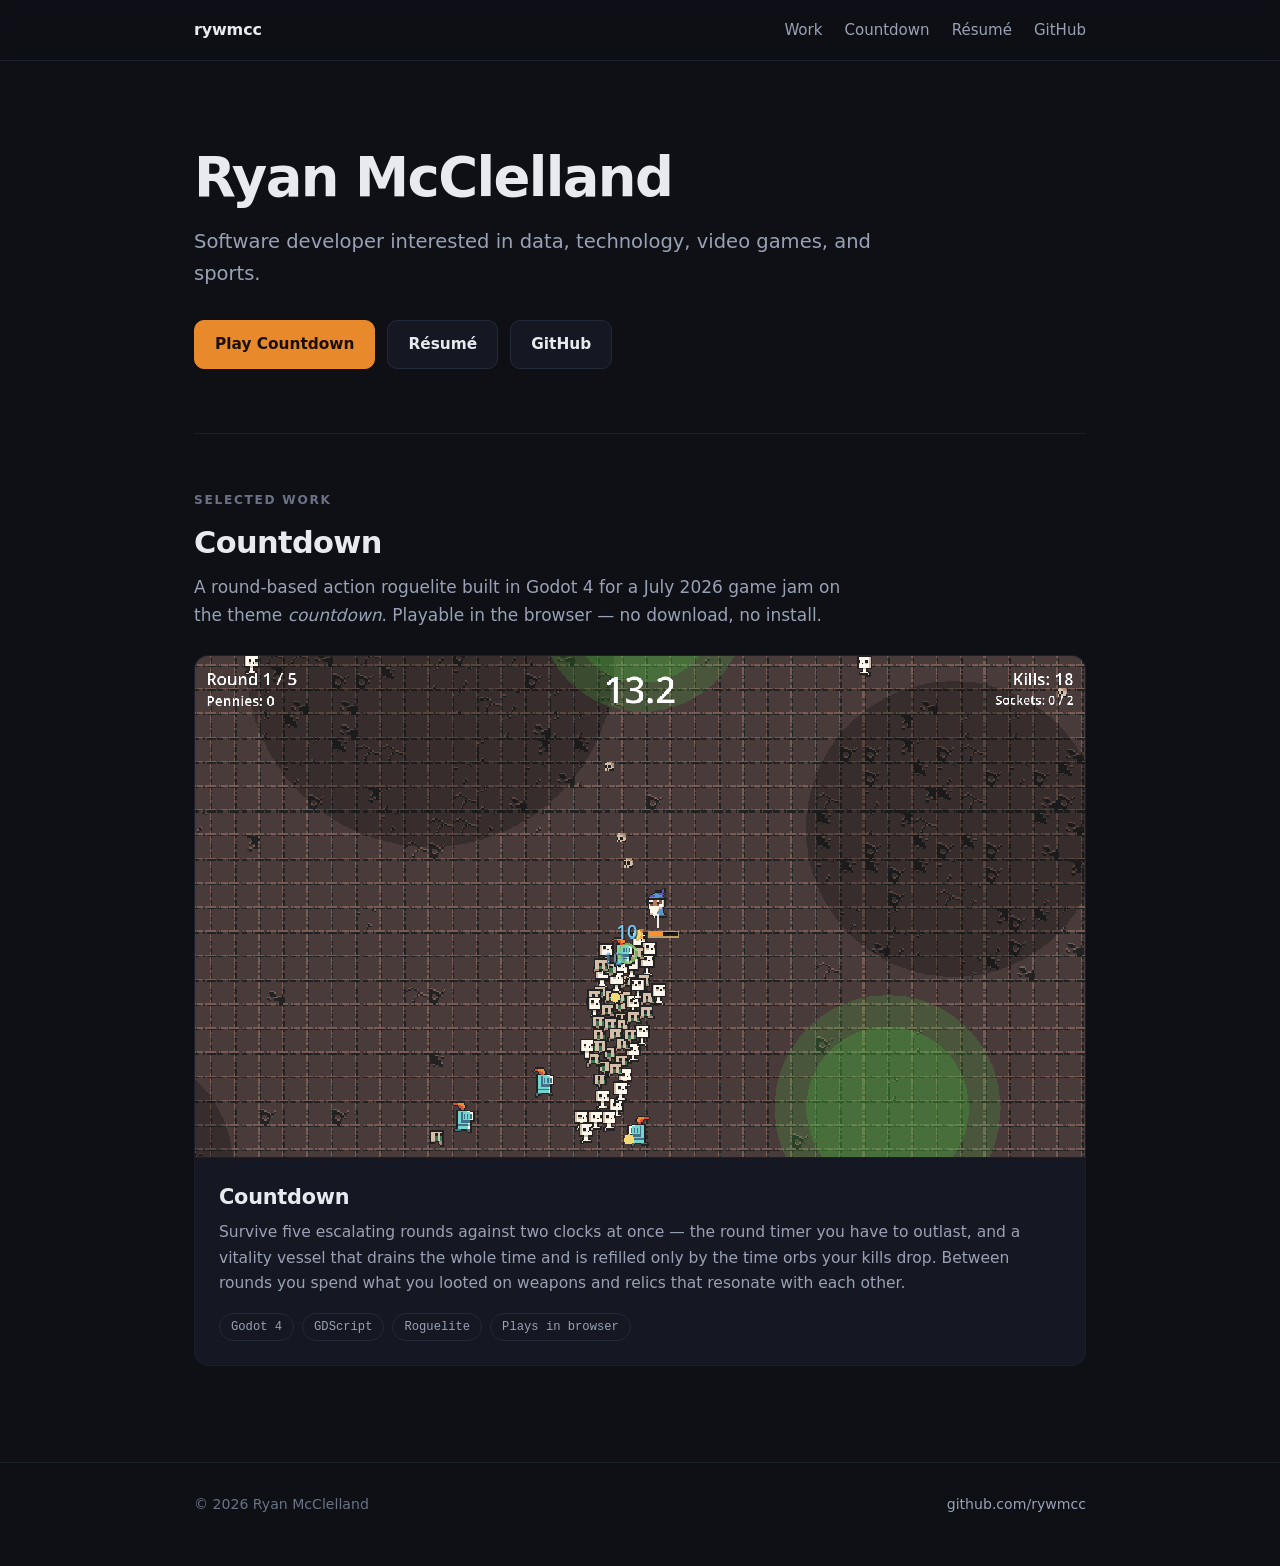
<file: index.html>
<!DOCTYPE html>
<html lang="en">
<head>
<meta charset="utf-8">
<meta name="viewport" content="width=device-width, initial-scale=1">
<title>Ryan McClelland</title>
<meta name="description" content="Personal site of Ryan McClelland — software developer interested in data, technology, video games, and sports. Play Countdown, a survive-the-countdown action roguelite, in your browser.">
<meta property="og:title" content="Ryan McClelland">
<meta property="og:description" content="Software developer interested in data, technology, video games, and sports. Play Countdown, a survive-the-countdown action roguelite, in your browser.">
<meta property="og:type" content="website">
<meta property="og:image" content="https://rywmcc.github.io/assets/img/countdown-gameplay.png">
<meta name="twitter:card" content="summary_large_image">
<link rel="icon" href="assets/img/favicon.svg">
<link rel="stylesheet" href="assets/css/site.css">
</head>
<body>

<header class="site-head">
	<div class="wrap">
		<a class="brand" href="/">rywmcc</a>
		<nav class="nav">
			<a href="#work">Work</a>
			<a href="countdown/">Countdown</a>
			<a href="resume/">Résumé</a>
			<a href="https://github.com/rywmcc">GitHub</a>
		</nav>
	</div>
</header>

<main>
	<div class="wrap">

		<div class="hero">
			<h1>Ryan McClelland</h1>
			<p class="lede">
				Software developer interested in data, technology, video games, and sports.
			</p>
			<div class="links">
				<a class="btn btn-primary" href="countdown/">Play Countdown</a>
				<a class="btn" href="resume/">Résumé</a>
				<a class="btn" href="https://github.com/rywmcc">GitHub</a>
			</div>
		</div>

		<hr class="rule">

		<section id="work">
			<p class="section-label">Selected work</p>
			<h2>Countdown</h2>
			<p style="color: var(--text-dim); max-width: 62ch;">
				A round-based action roguelite built in Godot 4 for a July 2026 game jam on the
				theme <em>countdown</em>. Playable in the browser — no download, no install.
			</p>

			<a class="card" href="countdown/" style="margin-top: 26px;">
				<img src="assets/img/countdown-gameplay.png" alt="Countdown gameplay: a robed character surrounded by a swarm of skeletons, with a round timer counting down at the top of the screen." width="1280" height="720">
				<div class="card-body">
					<h3>Countdown</h3>
					<p>
						Survive five escalating rounds against two clocks at once — the round timer
						you have to outlast, and a vitality vessel that drains the whole time and is
						refilled only by the time orbs your kills drop. Between rounds you spend
						what you looted on weapons and relics that resonate with each other.
					</p>
					<div class="card-meta">
						<span class="tag">Godot 4</span>
						<span class="tag">GDScript</span>
						<span class="tag">Roguelite</span>
						<span class="tag">Plays in browser</span>
					</div>
				</div>
			</a>
		</section>

	</div>
</main>

<footer class="site-foot">
	<div class="wrap">
		<span>© 2026 Ryan McClelland</span>
		<span><a href="https://github.com/rywmcc">github.com/rywmcc</a></span>
	</div>
</footer>

</body>
</html>
</file>
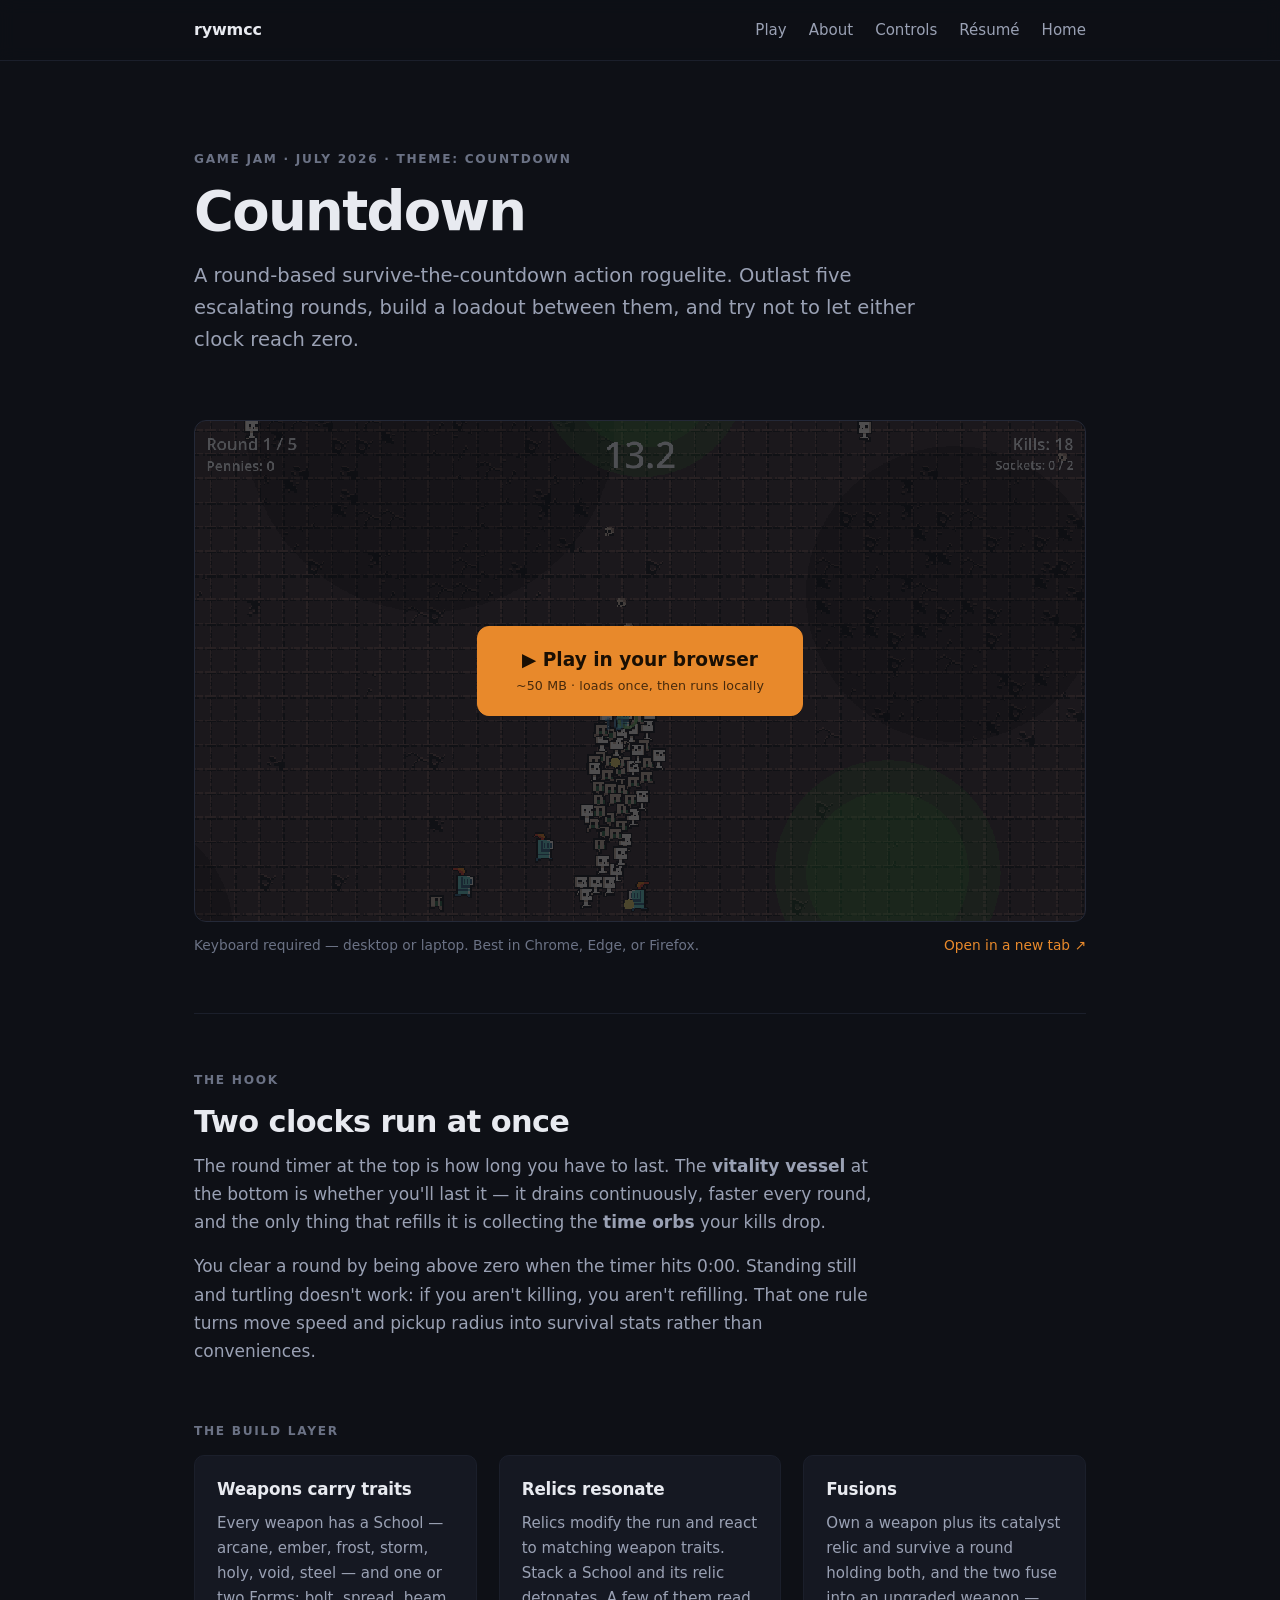
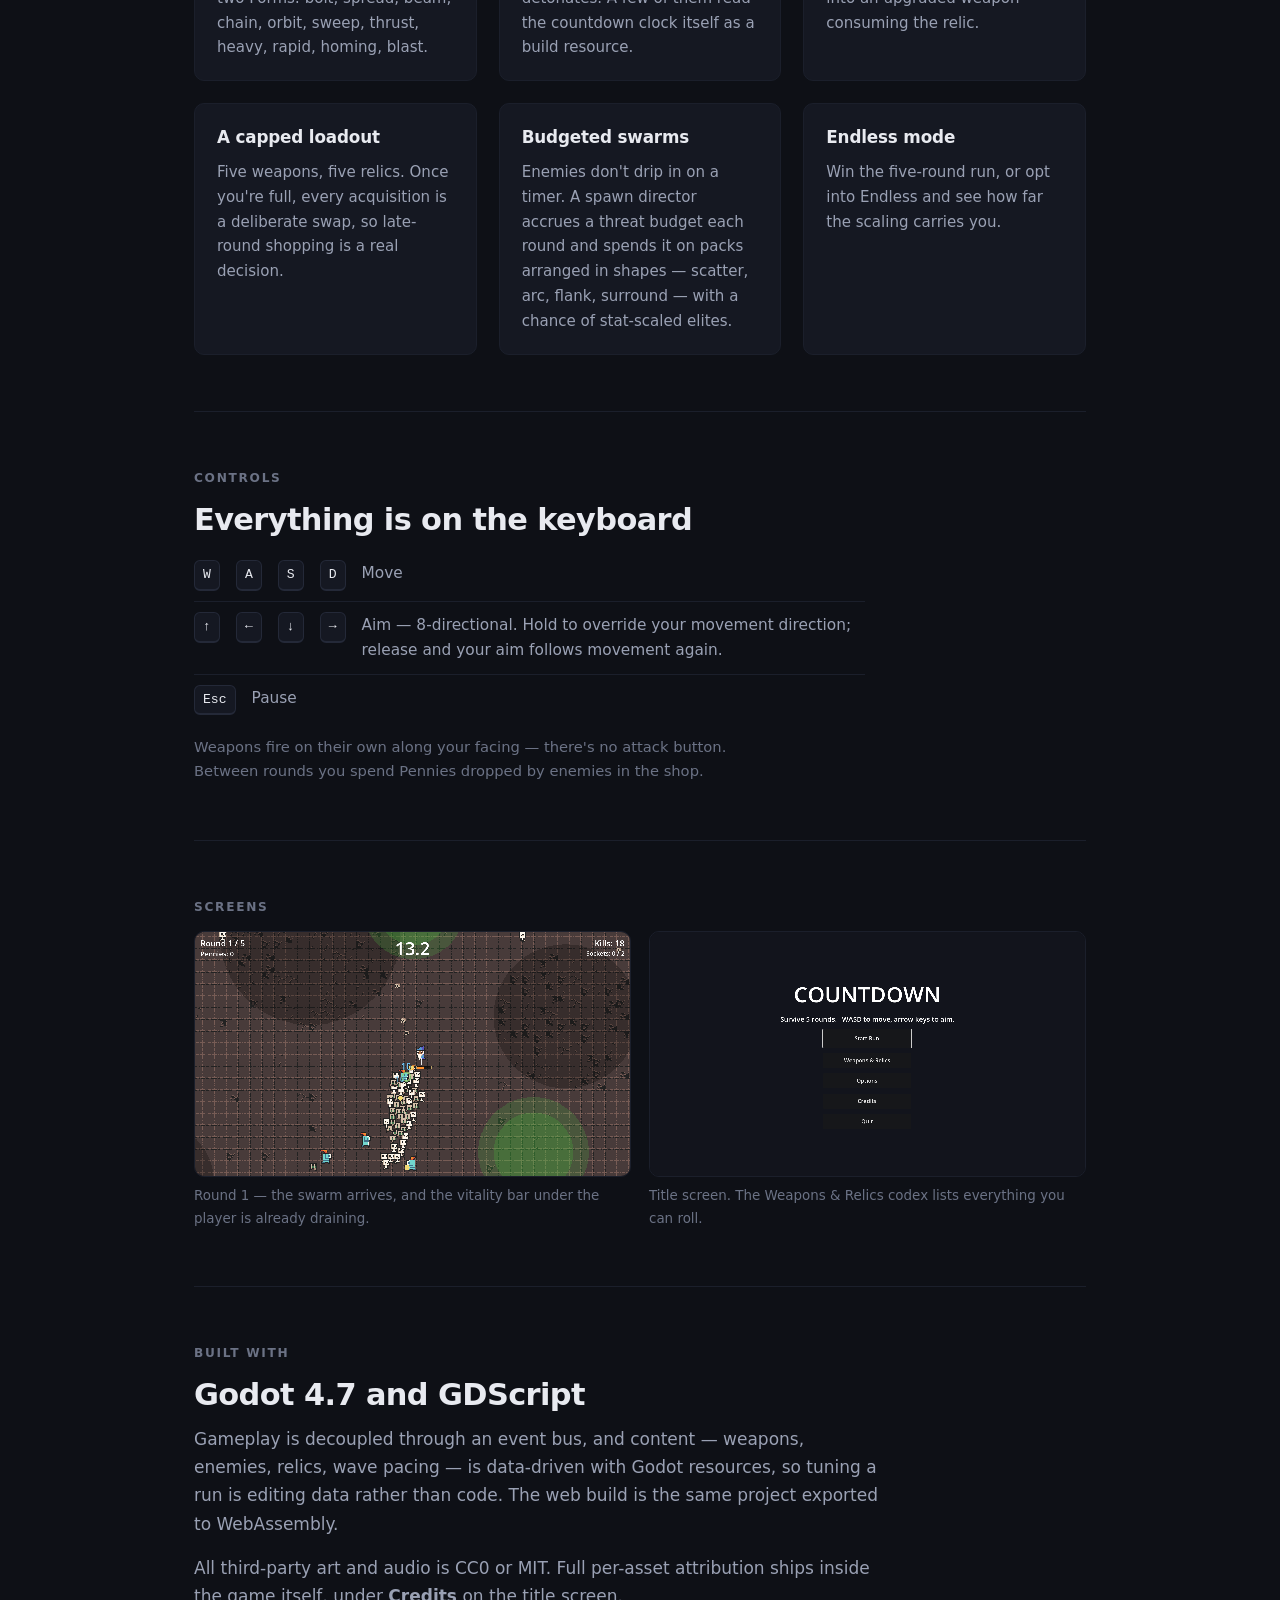
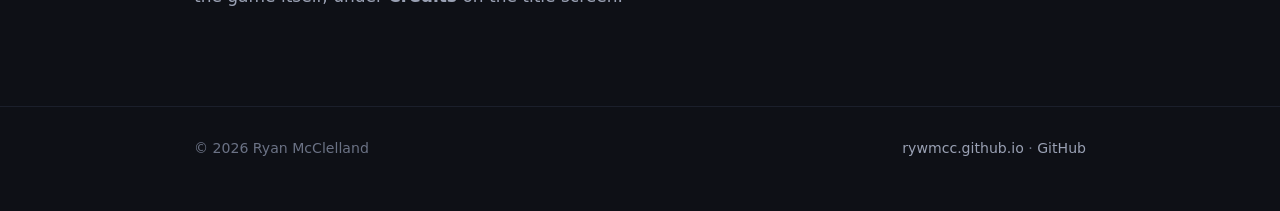
<file: countdown/index.html>
<!DOCTYPE html>
<html lang="en">
<head>
<meta charset="utf-8">
<meta name="viewport" content="width=device-width, initial-scale=1">
<title>Countdown — a survive-the-countdown roguelite</title>
<meta name="description" content="Countdown is a round-based action roguelite built in Godot 4. Outlast five escalating rounds against two clocks at once. Playable free in your browser.">
<meta property="og:title" content="Countdown — a survive-the-countdown roguelite">
<meta property="og:description" content="Outlast five escalating rounds against two clocks at once. Playable free in your browser.">
<meta property="og:type" content="website">
<meta property="og:image" content="https://rywmcc.github.io/assets/img/countdown-gameplay.png">
<meta name="twitter:card" content="summary_large_image">
<link rel="icon" href="../assets/img/favicon.svg">
<link rel="stylesheet" href="../assets/css/site.css">
</head>
<body>

<header class="site-head">
	<div class="wrap">
		<a class="brand" href="../">rywmcc</a>
		<nav class="nav">
			<a href="#play">Play</a>
			<a href="#about">About</a>
			<a href="#controls">Controls</a>
			<a href="../resume/">Résumé</a>
			<a href="../">Home</a>
		</nav>
	</div>
</header>

<main>
	<div class="wrap">

		<div class="hero">
			<p class="section-label">Game jam · July 2026 · theme: countdown</p>
			<h1>Countdown</h1>
			<p class="lede">
				A round-based survive-the-countdown action roguelite. Outlast five escalating
				rounds, build a loadout between them, and try not to let either clock reach zero.
			</p>
		</div>

		<section id="play" style="padding-top: 0;">
			<div class="stage" id="stage">
				<img class="stage-poster" src="../assets/img/countdown-gameplay.png" alt="" aria-hidden="true">
				<button class="launch" id="launch" type="button">
					▶ Play in your browser
					<small>~50 MB · loads once, then runs locally</small>
				</button>
			</div>
			<div class="stage-note">
				<span>Keyboard required — desktop or laptop. Best in Chrome, Edge, or Firefox.</span>
				<span><a href="play/" target="_blank" rel="noopener">Open in a new tab ↗</a></span>
			</div>
		</section>

		<hr class="rule">

		<section id="about">
			<p class="section-label">The hook</p>
			<h2>Two clocks run at once</h2>
			<p style="color: var(--text-dim); max-width: 64ch;">
				The round timer at the top is how long you have to last. The <strong>vitality
				vessel</strong> at the bottom is whether you'll last it — it drains continuously,
				faster every round, and the only thing that refills it is collecting the
				<strong>time orbs</strong> your kills drop.
			</p>
			<p style="color: var(--text-dim); max-width: 64ch;">
				You clear a round by being above zero when the timer hits 0:00. Standing still and
				turtling doesn't work: if you aren't killing, you aren't refilling. That one rule
				turns move speed and pickup radius into survival stats rather than conveniences.
			</p>
		</section>

		<section style="padding-top: 0;">
			<p class="section-label">The build layer</p>
			<div class="grid">
				<div class="feature">
					<h3>Weapons carry traits</h3>
					<p>
						Every weapon has a School — arcane, ember, frost, storm, holy, void, steel —
						and one or two Forms: bolt, spread, beam, chain, orbit, sweep, thrust, heavy,
						rapid, homing, blast.
					</p>
				</div>
				<div class="feature">
					<h3>Relics resonate</h3>
					<p>
						Relics modify the run and react to matching weapon traits. Stack a School and
						its relic detonates. A few of them read the countdown clock itself as a
						build resource.
					</p>
				</div>
				<div class="feature">
					<h3>Fusions</h3>
					<p>
						Own a weapon plus its catalyst relic and survive a round holding both, and
						the two fuse into an upgraded weapon — consuming the relic.
					</p>
				</div>
				<div class="feature">
					<h3>A capped loadout</h3>
					<p>
						Five weapons, five relics. Once you're full, every acquisition is a
						deliberate swap, so late-round shopping is a real decision.
					</p>
				</div>
				<div class="feature">
					<h3>Budgeted swarms</h3>
					<p>
						Enemies don't drip in on a timer. A spawn director accrues a threat budget
						each round and spends it on packs arranged in shapes — scatter, arc, flank,
						surround — with a chance of stat-scaled elites.
					</p>
				</div>
				<div class="feature">
					<h3>Endless mode</h3>
					<p>
						Win the five-round run, or opt into Endless and see how far the scaling
						carries you.
					</p>
				</div>
			</div>
		</section>

		<hr class="rule">

		<section id="controls">
			<p class="section-label">Controls</p>
			<h2>Everything is on the keyboard</h2>
			<div class="keys" style="margin-top: 22px; max-width: 62ch;">
				<div class="keyrow">
					<kbd>W</kbd><kbd>A</kbd><kbd>S</kbd><kbd>D</kbd>
					<span>Move</span>
				</div>
				<div class="keyrow">
					<kbd>↑</kbd><kbd>←</kbd><kbd>↓</kbd><kbd>→</kbd>
					<span>Aim — 8-directional. Hold to override your movement direction; release and your aim follows movement again.</span>
				</div>
				<div class="keyrow">
					<kbd>Esc</kbd>
					<span>Pause</span>
				</div>
			</div>
			<p style="color: var(--text-faint); font-size: 0.92rem; margin-top: 20px; max-width: 62ch;">
				Weapons fire on their own along your facing — there's no attack button. Between
				rounds you spend Pennies dropped by enemies in the shop.
			</p>
		</section>

		<hr class="rule">

		<section>
			<p class="section-label">Screens</p>
			<div class="shots">
				<figure>
					<img src="../assets/img/countdown-gameplay.png" alt="Gameplay: the player surrounded by a swarm of skeletons, round timer counting down at the top, vitality bar beneath the character." width="1280" height="720" loading="lazy">
					<figcaption>Round 1 — the swarm arrives, and the vitality bar under the player is already draining.</figcaption>
				</figure>
				<figure>
					<img src="../assets/img/countdown-menu.png" alt="The Countdown title screen with Start Run, Weapons and Relics, Options, Credits, and Quit." width="1280" height="720" loading="lazy">
					<figcaption>Title screen. The Weapons &amp; Relics codex lists everything you can roll.</figcaption>
				</figure>
			</div>
		</section>

		<hr class="rule">

		<section>
			<p class="section-label">Built with</p>
			<h2>Godot 4.7 and GDScript</h2>
			<p style="color: var(--text-dim); max-width: 64ch;">
				Gameplay is decoupled through an event bus, and content — weapons, enemies, relics,
				wave pacing — is data-driven with Godot resources, so tuning a run is editing data
				rather than code. The web build is the same project exported to WebAssembly.
			</p>
			<p style="color: var(--text-dim); max-width: 64ch;">
				All third-party art and audio is CC0 or MIT. Full per-asset attribution ships
				inside the game itself, under <strong>Credits</strong> on the title screen.
			</p>
		</section>

	</div>
</main>

<footer class="site-foot">
	<div class="wrap">
		<span>© 2026 Ryan McClelland</span>
		<span><a href="../">rywmcc.github.io</a> · <a href="https://github.com/rywmcc">GitHub</a></span>
	</div>
</footer>

<script>
	// The build is ~50 MB, so nothing loads until the visitor actually asks for it.
	document.getElementById('launch').addEventListener('click', function () {
		var stage = document.getElementById('stage');
		var frame = document.createElement('iframe');
		frame.src = 'play/';
		frame.title = 'Countdown — playable build';
		frame.allow = 'autoplay; fullscreen; gamepad';
		stage.replaceChildren(frame);
		frame.focus();
	});
</script>

</body>
</html>
</file>
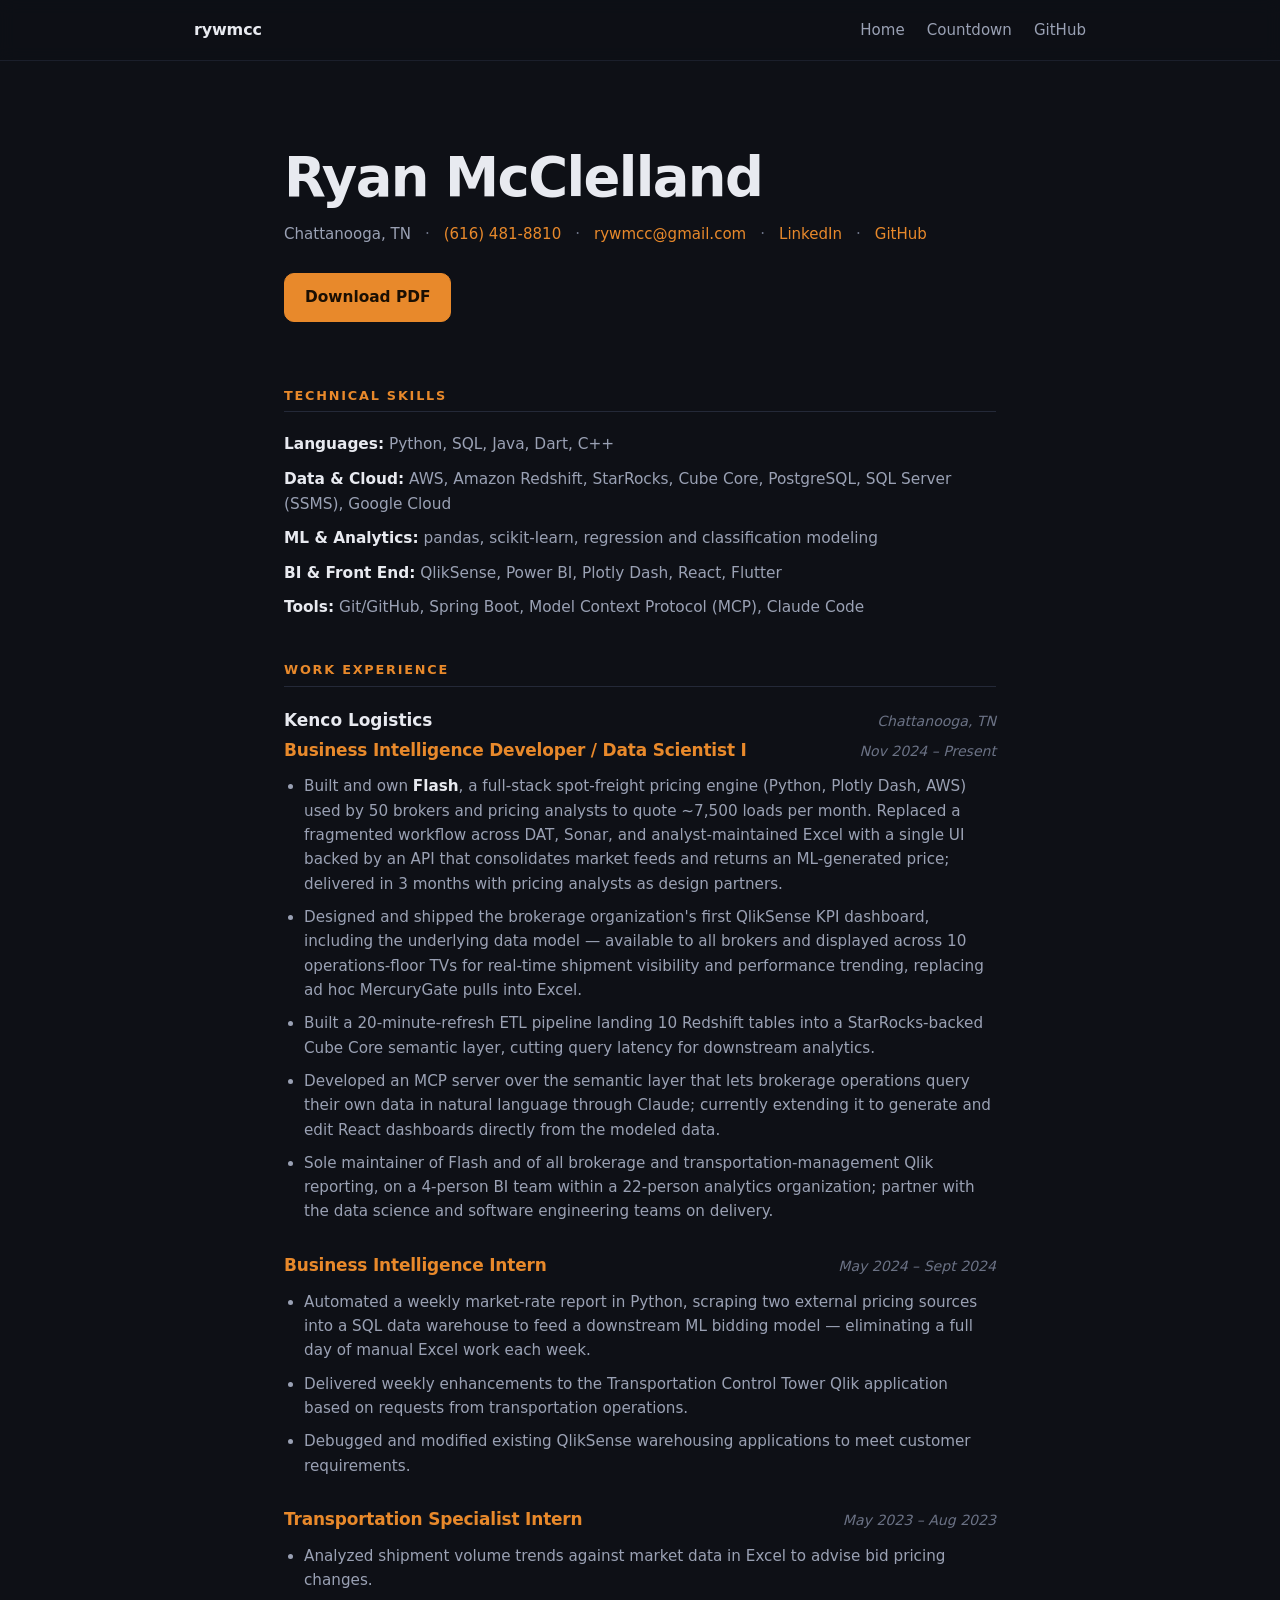
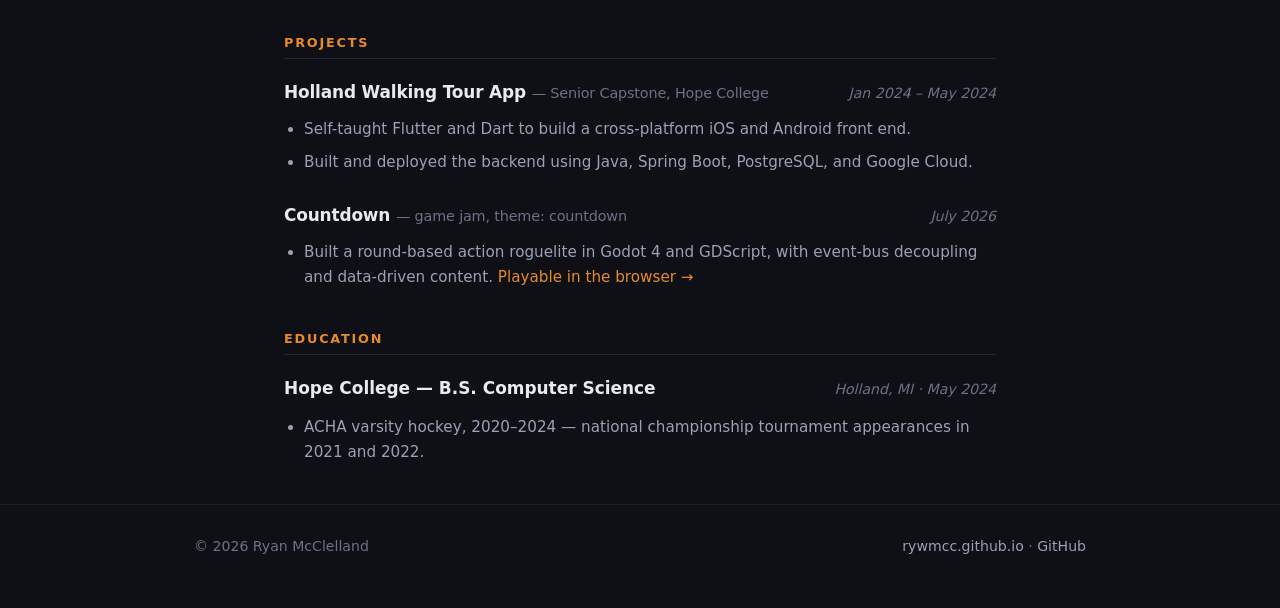
<file: resume/index.html>
<!DOCTYPE html>
<html lang="en">
<head>
<meta charset="utf-8">
<meta name="viewport" content="width=device-width, initial-scale=1">
<title>Résumé — Ryan McClelland</title>
<meta name="description" content="Résumé of Ryan McClelland — Business Intelligence Developer / Data Scientist at Kenco Logistics. Python, SQL, AWS, Redshift, QlikSense, Plotly Dash.">
<meta property="og:title" content="Résumé — Ryan McClelland">
<meta property="og:description" content="Business Intelligence Developer / Data Scientist at Kenco Logistics.">
<meta property="og:type" content="profile">
<link rel="icon" href="../assets/img/favicon.svg">
<link rel="stylesheet" href="../assets/css/site.css">
</head>
<body>

<header class="site-head">
	<div class="wrap">
		<a class="brand" href="../">rywmcc</a>
		<nav class="nav">
			<a href="../">Home</a>
			<a href="../countdown/">Countdown</a>
			<a href="https://github.com/rywmcc">GitHub</a>
		</nav>
	</div>
</header>

<main>
	<div class="wrap resume">

		<div class="hero" style="padding-bottom: 24px;">
			<h1 style="margin-bottom: 14px;">Ryan McClelland</h1>
			<p class="resume-contact">
				<span>Chattanooga, TN</span>
				<span><a href="tel:+16164818810">(616) 481-8810</a></span>
				<span><a href="mailto:rywmcc@gmail.com">rywmcc@gmail.com</a></span>
				<span><a href="https://linkedin.com/in/ryan-w-mcclelland">LinkedIn</a></span>
				<span><a href="https://github.com/rywmcc">GitHub</a></span>
			</p>
			<a class="btn btn-primary" href="../assets/ryan-mcclelland-resume.pdf" download>Download PDF</a>
		</div>

		<section class="resume-section" style="padding: 0;">
			<h2>Technical Skills</h2>
			<div class="skills">
				<div><strong>Languages:</strong> Python, SQL, Java, Dart, C++</div>
				<div><strong>Data &amp; Cloud:</strong> AWS, Amazon Redshift, StarRocks, Cube Core, PostgreSQL, SQL Server (SSMS), Google Cloud</div>
				<div><strong>ML &amp; Analytics:</strong> pandas, scikit-learn, regression and classification modeling</div>
				<div><strong>BI &amp; Front End:</strong> QlikSense, Power BI, Plotly Dash, React, Flutter</div>
				<div><strong>Tools:</strong> Git/GitHub, Spring Boot, Model Context Protocol (MCP), Claude Code</div>
			</div>
		</section>

		<section class="resume-section" style="padding: 0;">
			<h2>Work Experience</h2>

			<div class="job">
				<div class="job-head">
					<p class="job-org">Kenco Logistics</p>
					<span class="job-when">Chattanooga, TN</span>
				</div>
				<div class="job-head">
					<h3 class="job-role">Business Intelligence Developer / Data Scientist I</h3>
					<span class="job-when">Nov 2024 – Present</span>
				</div>
				<ul>
					<li>
						Built and own <strong>Flash</strong>, a full-stack spot-freight pricing engine
						(Python, Plotly Dash, AWS) used by 50 brokers and pricing analysts to quote
						~7,500 loads per month. Replaced a fragmented workflow across DAT, Sonar, and
						analyst-maintained Excel with a single UI backed by an API that consolidates
						market feeds and returns an ML-generated price; delivered in 3 months with
						pricing analysts as design partners.
					</li>
					<li>
						Designed and shipped the brokerage organization's first QlikSense KPI
						dashboard, including the underlying data model — available to all brokers and
						displayed across 10 operations-floor TVs for real-time shipment visibility and
						performance trending, replacing ad hoc MercuryGate pulls into Excel.
					</li>
					<li>
						Built a 20-minute-refresh ETL pipeline landing 10 Redshift tables into a
						StarRocks-backed Cube Core semantic layer, cutting query latency for
						downstream analytics.
					</li>
					<li>
						Developed an MCP server over the semantic layer that lets brokerage operations
						query their own data in natural language through Claude; currently extending
						it to generate and edit React dashboards directly from the modeled data.
					</li>
					<li>
						Sole maintainer of Flash and of all brokerage and transportation-management
						Qlik reporting, on a 4-person BI team within a 22-person analytics
						organization; partner with the data science and software engineering teams on
						delivery.
					</li>
				</ul>
			</div>

			<div class="job">
				<div class="job-head">
					<h3 class="job-role">Business Intelligence Intern</h3>
					<span class="job-when">May 2024 – Sept 2024</span>
				</div>
				<ul>
					<li>
						Automated a weekly market-rate report in Python, scraping two external pricing
						sources into a SQL data warehouse to feed a downstream ML bidding model —
						eliminating a full day of manual Excel work each week.
					</li>
					<li>
						Delivered weekly enhancements to the Transportation Control Tower Qlik
						application based on requests from transportation operations.
					</li>
					<li>
						Debugged and modified existing QlikSense warehousing applications to meet
						customer requirements.
					</li>
				</ul>
			</div>

			<div class="job">
				<div class="job-head">
					<h3 class="job-role">Transportation Specialist Intern</h3>
					<span class="job-when">May 2023 – Aug 2023</span>
				</div>
				<ul>
					<li>
						Analyzed shipment volume trends against market data in Excel to advise bid
						pricing changes.
					</li>
				</ul>
			</div>
		</section>

		<section class="resume-section" style="padding: 0;">
			<h2>Projects</h2>
			<div class="job">
				<div class="job-head">
					<h3><strong>Holland Walking Tour App</strong> <span style="color: var(--text-faint); font-weight: 400; font-size: 0.9rem;">— Senior Capstone, Hope College</span></h3>
					<span class="job-when">Jan 2024 – May 2024</span>
				</div>
				<ul>
					<li>Self-taught Flutter and Dart to build a cross-platform iOS and Android front end.</li>
					<li>Built and deployed the backend using Java, Spring Boot, PostgreSQL, and Google Cloud.</li>
				</ul>
			</div>
			<div class="job">
				<div class="job-head">
					<h3><strong>Countdown</strong> <span style="color: var(--text-faint); font-weight: 400; font-size: 0.9rem;">— game jam, theme: countdown</span></h3>
					<span class="job-when">July 2026</span>
				</div>
				<ul>
					<li>
						Built a round-based action roguelite in Godot 4 and GDScript, with event-bus
						decoupling and data-driven content. <a href="../countdown/">Playable in the browser →</a>
					</li>
				</ul>
			</div>
		</section>

		<section class="resume-section" style="padding: 0;">
			<h2>Education</h2>
			<div class="job">
				<div class="job-head">
					<p class="job-org">Hope College — B.S. Computer Science</p>
					<span class="job-when">Holland, MI · May 2024</span>
				</div>
				<ul>
					<li>
						ACHA varsity hockey, 2020–2024 — national championship tournament appearances
						in 2021 and 2022.
					</li>
				</ul>
			</div>
		</section>

	</div>
</main>

<footer class="site-foot">
	<div class="wrap">
		<span>© 2026 Ryan McClelland</span>
		<span><a href="../">rywmcc.github.io</a> · <a href="https://github.com/rywmcc">GitHub</a></span>
	</div>
</footer>

</body>
</html>
</file>
<file: assets/css/site.css>
/* Countdown's own palette: the menu's near-black navy, the vitality bar's amber,
   the time-orb green. Dark-only on purpose — the site should read like the game. */
:root {
	--bg: #0e1016;
	--bg-raised: #151822;
	--bg-sunken: #0a0c11;
	--line: #242938;
	--line-soft: #1b1f2b;
	--text: #e8eaf0;
	--text-dim: #9aa1b4;
	--text-faint: #6b7285;
	--amber: #e8892b;
	--green: #7ec850;
	--radius: 10px;
	--maxw: 940px;
	--font: ui-sans-serif, system-ui, -apple-system, "Segoe UI", Roboto, Helvetica, Arial, sans-serif;
	--mono: ui-monospace, SFMono-Regular, "SF Mono", Menlo, Consolas, monospace;
}

* { box-sizing: border-box; }

html { -webkit-text-size-adjust: 100%; }

body {
	margin: 0;
	background: var(--bg);
	color: var(--text);
	font-family: var(--font);
	font-size: 17px;
	line-height: 1.65;
	-webkit-font-smoothing: antialiased;
}

a { color: var(--amber); text-decoration: none; }
a:hover { text-decoration: underline; }

img { max-width: 100%; height: auto; display: block; }

.wrap {
	max-width: var(--maxw);
	margin: 0 auto;
	padding: 0 24px;
}

/* ---- site header ---- */
.site-head {
	border-bottom: 1px solid var(--line-soft);
	position: sticky;
	top: 0;
	background: rgba(14, 16, 22, 0.85);
	backdrop-filter: blur(8px);
	z-index: 10;
}
.site-head .wrap {
	display: flex;
	align-items: center;
	justify-content: space-between;
	gap: 16px;
	height: 60px;
}
.brand {
	color: var(--text);
	font-weight: 650;
	letter-spacing: -0.01em;
	font-size: 1rem;
}
.brand:hover { text-decoration: none; color: var(--amber); }
.nav { display: flex; gap: 22px; font-size: 0.94rem; }
.nav a { color: var(--text-dim); }
.nav a:hover { color: var(--text); text-decoration: none; }

/* ---- hero ---- */
.hero { padding: 88px 0 64px; }
.hero h1 {
	margin: 0 0 18px;
	font-size: clamp(2.2rem, 6vw, 3.4rem);
	line-height: 1.08;
	letter-spacing: -0.03em;
	font-weight: 700;
}
.hero .lede {
	margin: 0;
	max-width: 60ch;
	font-size: clamp(1.05rem, 2.2vw, 1.22rem);
	color: var(--text-dim);
}
.hero .links {
	margin-top: 30px;
	display: flex;
	flex-wrap: wrap;
	gap: 12px;
}

/* ---- buttons ---- */
.btn {
	display: inline-flex;
	align-items: center;
	gap: 9px;
	padding: 11px 20px;
	border-radius: var(--radius);
	border: 1px solid var(--line);
	background: var(--bg-raised);
	color: var(--text);
	font-size: 0.96rem;
	font-weight: 550;
	font-family: inherit;
	cursor: pointer;
	transition: border-color 0.15s, background 0.15s, transform 0.15s;
}
.btn:hover {
	text-decoration: none;
	border-color: #39405a;
	background: #1b1f2b;
}
.btn-primary {
	background: var(--amber);
	border-color: var(--amber);
	color: #1a0f03;
	font-weight: 650;
}
.btn-primary:hover {
	background: #f59b43;
	border-color: #f59b43;
	color: #1a0f03;
}

/* ---- sections ---- */
section { padding: 56px 0; }
.section-label {
	font-size: 0.76rem;
	text-transform: uppercase;
	letter-spacing: 0.14em;
	color: var(--text-faint);
	font-weight: 600;
	margin: 0 0 14px;
}
h2 {
	margin: 0 0 12px;
	font-size: clamp(1.5rem, 3.5vw, 1.9rem);
	letter-spacing: -0.02em;
	line-height: 1.2;
}
h3 { margin: 0 0 8px; font-size: 1.05rem; letter-spacing: -0.01em; }
p { margin: 0 0 16px; }
p:last-child { margin-bottom: 0; }
hr.rule { border: 0; border-top: 1px solid var(--line-soft); margin: 0; }

/* ---- project card ---- */
.card {
	display: block;
	border: 1px solid var(--line-soft);
	border-radius: 14px;
	overflow: hidden;
	background: var(--bg-raised);
	color: inherit;
	transition: border-color 0.15s, transform 0.15s;
}
.card:hover { text-decoration: none; border-color: #39405a; transform: translateY(-2px); }
.card img {
	width: 100%;
	border-bottom: 1px solid var(--line-soft);
	image-rendering: pixelated;
}
.card-body { padding: 22px 24px 24px; }
.card-body h3 { font-size: 1.3rem; margin-bottom: 6px; }
.card-body p { color: var(--text-dim); font-size: 0.97rem; }
.card-meta {
	margin-top: 14px;
	display: flex;
	flex-wrap: wrap;
	gap: 8px;
}
.tag {
	font-size: 0.76rem;
	font-family: var(--mono);
	color: var(--text-dim);
	border: 1px solid var(--line);
	border-radius: 999px;
	padding: 3px 11px;
}

/* ---- feature grid ---- */
.grid {
	display: grid;
	grid-template-columns: repeat(auto-fit, minmax(250px, 1fr));
	gap: 22px;
}
.feature {
	border: 1px solid var(--line-soft);
	border-radius: var(--radius);
	padding: 20px 22px;
	background: var(--bg-raised);
}
.feature p { color: var(--text-dim); font-size: 0.94rem; margin: 0; }

/* ---- the playable stage ---- */
.stage {
	position: relative;
	aspect-ratio: 16 / 9;
	width: 100%;
	background: var(--bg-sunken);
	border: 1px solid var(--line);
	border-radius: 12px;
	overflow: hidden;
	display: flex;
	align-items: center;
	justify-content: center;
}
.stage iframe { width: 100%; height: 100%; border: 0; display: block; }
.stage-poster {
	position: absolute;
	inset: 0;
	width: 100%;
	height: 100%;
	object-fit: cover;
	opacity: 0.28;
	image-rendering: pixelated;
}
.launch {
	position: relative;
	display: flex;
	flex-direction: column;
	align-items: center;
	gap: 8px;
	padding: 22px 38px;
	border-radius: 12px;
	border: 1px solid var(--amber);
	background: var(--amber);
	color: #1a0f03;
	font-family: inherit;
	font-size: 1.16rem;
	font-weight: 700;
	cursor: pointer;
	transition: background 0.15s, transform 0.15s;
}
.launch:hover { background: #f59b43; transform: scale(1.02); }
.launch small {
	font-weight: 500;
	font-size: 0.79rem;
	opacity: 0.78;
	letter-spacing: 0.01em;
}
.stage-note {
	margin-top: 12px;
	display: flex;
	flex-wrap: wrap;
	gap: 8px 18px;
	justify-content: space-between;
	font-size: 0.86rem;
	color: var(--text-faint);
}

/* ---- controls table ---- */
.keys { display: grid; gap: 10px; }
.keyrow {
	display: flex;
	align-items: baseline;
	gap: 16px;
	font-size: 0.96rem;
	padding-bottom: 10px;
	border-bottom: 1px solid var(--line-soft);
}
.keyrow:last-child { border-bottom: 0; padding-bottom: 0; }
kbd {
	font-family: var(--mono);
	font-size: 0.82rem;
	background: var(--bg-raised);
	border: 1px solid var(--line);
	border-bottom-width: 2px;
	border-radius: 6px;
	padding: 3px 8px;
	color: var(--text);
	white-space: nowrap;
}
.keyrow span { color: var(--text-dim); }

/* ---- shots ---- */
.shots { display: grid; grid-template-columns: repeat(auto-fit, minmax(300px, 1fr)); gap: 18px; }
.shots figure { margin: 0; }
.shots img {
	border: 1px solid var(--line-soft);
	border-radius: 10px;
	image-rendering: pixelated;
	width: 100%;
}
.shots figcaption {
	margin-top: 8px;
	font-size: 0.84rem;
	color: var(--text-faint);
}

/* ---- resume ---- */
.resume { max-width: 760px; }
.resume-contact {
	display: flex;
	flex-wrap: wrap;
	gap: 4px 14px;
	color: var(--text-dim);
	font-size: 0.94rem;
	margin: 0 0 26px;
}
.resume-contact span:not(:last-child)::after {
	content: "·";
	margin-left: 14px;
	color: var(--text-faint);
}
.resume-section { margin-top: 42px; }
.resume-section > h2 {
	font-size: 0.8rem;
	text-transform: uppercase;
	letter-spacing: 0.14em;
	color: var(--amber);
	font-weight: 650;
	padding-bottom: 8px;
	border-bottom: 1px solid var(--line);
	margin-bottom: 20px;
}
.skills { display: grid; gap: 9px; }
.skills div { font-size: 0.96rem; color: var(--text-dim); }
.skills strong { color: var(--text); font-weight: 600; }

.job { margin-bottom: 28px; }
.job:last-child { margin-bottom: 0; }
.job-head {
	display: flex;
	flex-wrap: wrap;
	justify-content: space-between;
	align-items: baseline;
	gap: 4px 16px;
}
.job-head h3 { margin: 0; font-size: 1.06rem; }
.job-org { font-size: 1.06rem; font-weight: 650; margin: 0 0 2px; }
.job-when {
	font-size: 0.88rem;
	color: var(--text-faint);
	font-style: italic;
	white-space: nowrap;
}
.job-role { color: var(--amber); font-weight: 600; }
.job ul { margin: 10px 0 0; padding-left: 20px; }
.job li {
	margin-bottom: 9px;
	color: var(--text-dim);
	font-size: 0.95rem;
	line-height: 1.6;
}
.job li:last-child { margin-bottom: 0; }
.job li strong { color: var(--text); font-weight: 600; }

/* ---- footer ---- */
.site-foot {
	border-top: 1px solid var(--line-soft);
	margin-top: 40px;
	padding: 30px 0 50px;
	font-size: 0.88rem;
	color: var(--text-faint);
}
.site-foot .wrap {
	display: flex;
	flex-wrap: wrap;
	gap: 10px 20px;
	justify-content: space-between;
}
.site-foot a { color: var(--text-dim); }

@media (max-width: 620px) {
	body { font-size: 16px; }
	.hero { padding: 56px 0 40px; }
	section { padding: 40px 0; }
	.nav { gap: 16px; }
}
</file>
